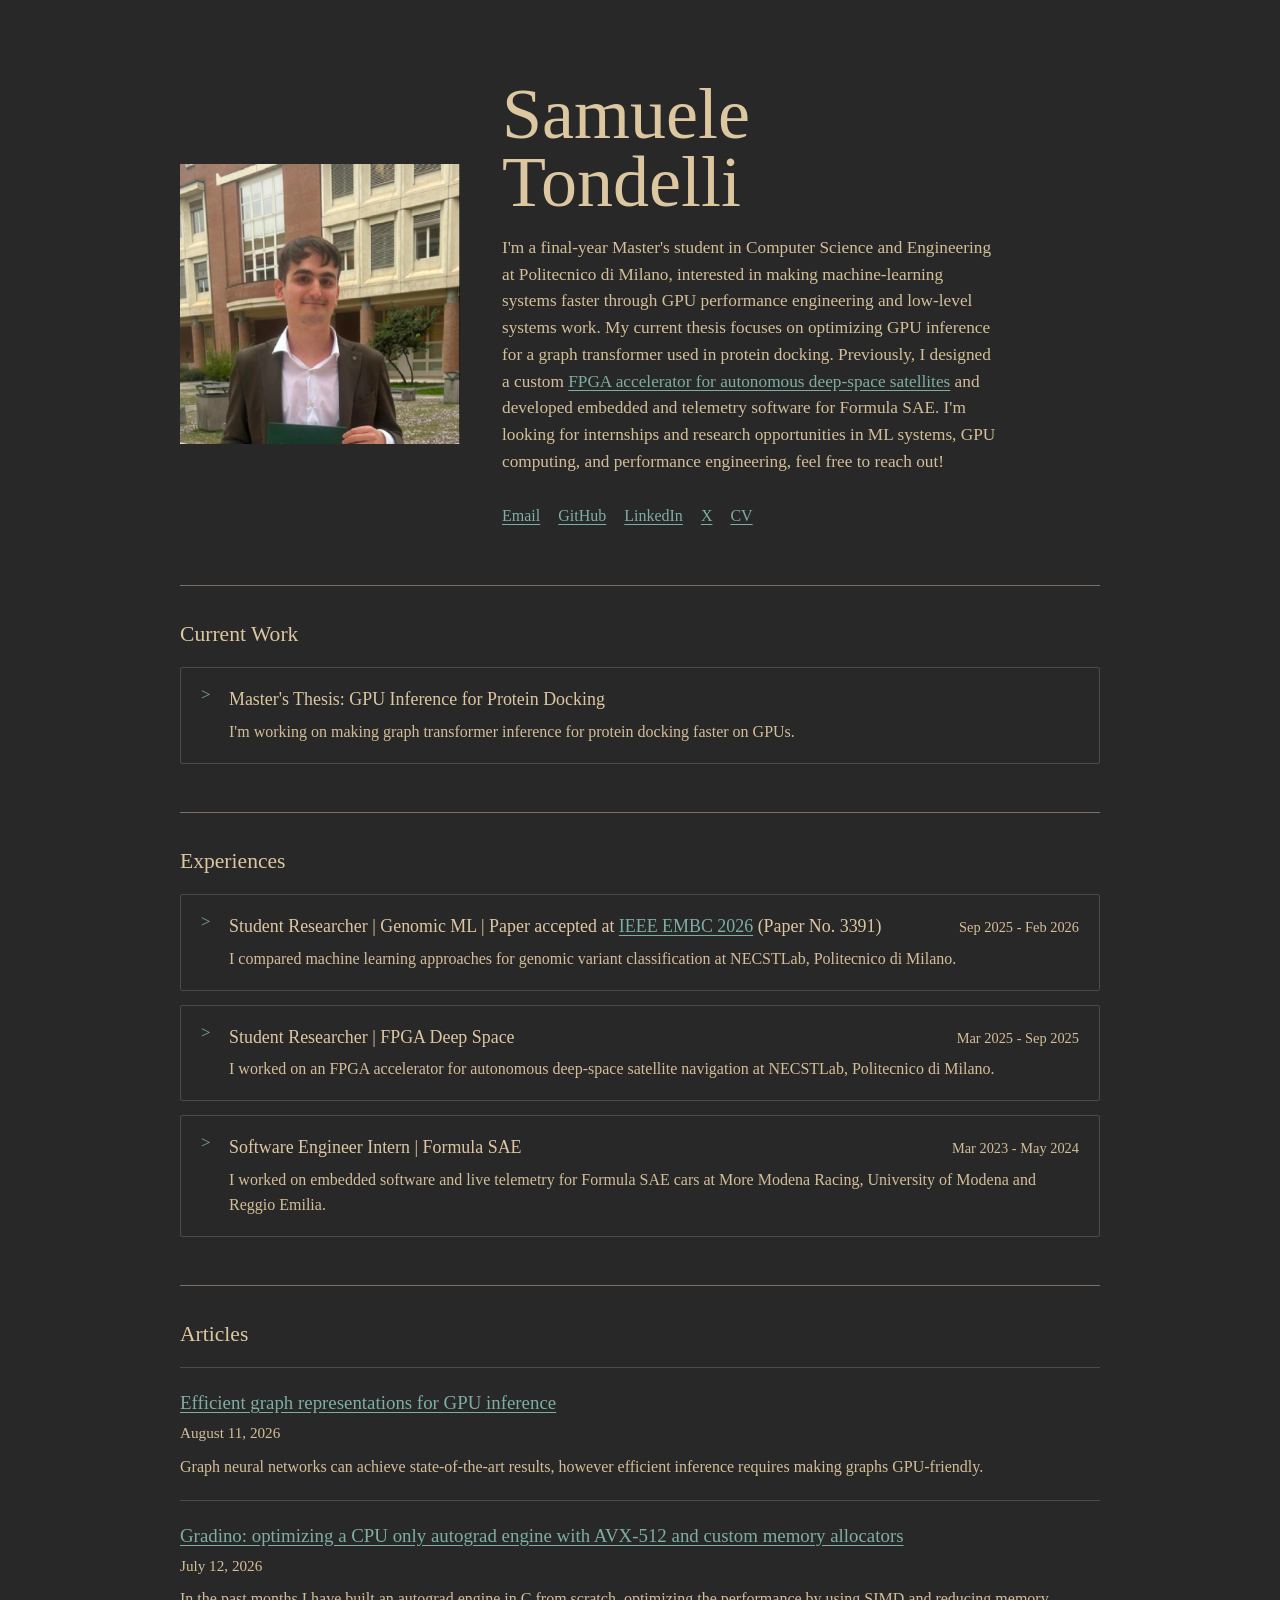
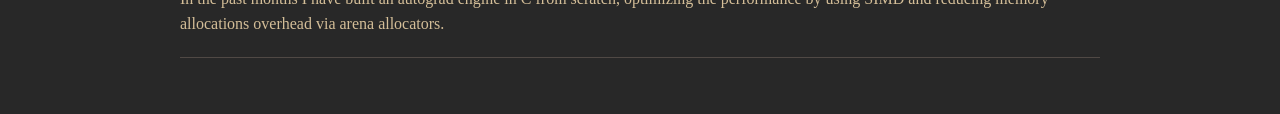
<file: index.html>
<!DOCTYPE html>
<html lang="en">
<head>
    <meta charset="UTF-8">
    <meta name="viewport" content="width=device-width, initial-scale=1.0">
    <title>Samuele Tondelli</title>
    <link rel="stylesheet" href="styles/base.css">
</head>
<body>
    <main class="page">
        <section class="layout layout--intro" aria-labelledby="page-title">
            <img class="media media--square" src="media/pfp.jpg" alt="A piece of tuna nigiri sushi">

            <div class="prose">
                <h1 class="title title--page" id="page-title">Samuele Tondelli</h1>
                <p>
                    I'm a final-year Master's student in Computer Science and Engineering at Politecnico di Milano, interested in making machine-learning systems faster through GPU performance engineering and low-level systems work. My current thesis focuses on optimizing GPU inference for a graph transformer used in protein docking. Previously, I designed a custom <a href="https://github.com/leonardobertolani/deepspaceexploration">FPGA accelerator for autonomous deep-space satellites</a> and developed embedded and telemetry software for Formula SAE. I'm looking for internships and research opportunities in ML systems, GPU computing, and performance engineering, feel free to reach out!
                </p>

                <nav class="link-list" aria-label="Contact links">
                    <a href="mailto:tondellisamuele1@gmail.com">Email</a>
                    <a href="https://github.com/SamueleTondelli" rel="me">GitHub</a>
                    <a href="https://www.linkedin.com/in/samuele-tondelli-681691356/" rel="me">LinkedIn</a>
                    <a href="https://x.com/thonnoh" rel="me">X</a>
                    <a href="media/CV.pdf">CV</a>
                </nav>
            </div>
        </section>

        <section class="section section--divided" aria-labelledby="current-work-title">
            <h2 class="title title--section" id="current-work-title">Current Work</h2>
            <div class="experience-list">
                <details class="experience-card">
                    <summary class="experience-summary">
                        <span class="experience-heading">
                            <span class="experience-title">Master's Thesis: GPU Inference for Protein Docking</span>
                            <span class="experience-duration"></span>
                        </span>
                        <span class="experience-description">I'm working on making graph transformer inference for protein docking faster on GPUs.</span>
                    </summary>
                    <div class="experience-details">
                        <p>
                            For my thesis at Politecnico di Milano I'm optimizing a <a href="https://pubs.acs.org/doi/abs/10.1021/acs.jmedchem.2c00991">graph transformer for protein docking</a>, with LibTorch C++ and TensorRT backends running on an NVIDIA A100.
                            Profiling with Nsight Systems showed that host-device synchronization was a bottleneck, which I removed to bring the forward pass from 63 ms to 12 ms.
                            I also fused the full graph attention in Triton using sparse CSC indices, reducing its latency from 190 &micro;s to 46 &micro;s compared to PyTorch. This is still in active development!
                        </p>
                    </div>
                </details>
            </div>
        </section>

        <section class="section section--divided" aria-labelledby="experiences-title">
            <h2 class="title title--section" id="experiences-title">Experiences</h2>
            <div class="experience-list">
                <details class="experience-card">
                    <summary class="experience-summary">
                        <span class="experience-heading">
                            <span class="experience-title">Student Researcher | Genomic ML | Paper accepted at <a href="https://embc.embs.org/2026/">IEEE EMBC 2026</a> (Paper No. 3391)</span>
                            <span class="experience-duration">Sep 2025 - Feb 2026</span>
                        </span>
                        <span class="experience-description">I compared machine learning approaches for genomic variant classification at NECSTLab, Politecnico di Milano.</span>
                    </summary>
                    <div class="experience-details">
                        <p>
                            At NECSTLab I benchmarked MLPs, XGBoost, logistic regression and random forests across 144 genomic datasets to compare how they classify single nucleotide variants.
                            I also reduced training time from 24 s to 2.6 s and peak RAM from 2.28 GB to 0.30 GB, with minimal impact on test performance.
                            For variants of uncertain significance, 72 models trained without those variants showed 90% average pairwise agreement on pathogenicity predictions.
                            This work led to a paper accepted at <a href="https://embc.embs.org/2026/">IEEE EMBC 2026</a>.
                        </p>
                    </div>
                </details>

                <details class="experience-card">
                    <summary class="experience-summary">
                        <span class="experience-heading">
                            <span class="experience-title">Student Researcher | FPGA Deep Space</span>
                            <span class="experience-duration">Mar 2025 - Sep 2025</span>
                        </span>
                        <span class="experience-description">I worked on an FPGA accelerator for autonomous deep-space satellite navigation at NECSTLab, Politecnico di Milano.</span>
                    </summary>
                    <div class="experience-details">
                        <p>
                            At NECSTLab I worked on accelerating ECOS, a library used for autonomous navigation of deep-space satellites.
                            I focused on the sparse matrix computations, building SpMV and LDL<sup>T</sup> kernels with Vitis HLS and Vivado, then deploying them on a Kria KD240 with a Linux driver written in C.
                            The accelerator achieved a 2&times; speedup over software, and we entered the project in the 2025 AMD Open Hardware competition.
                        </p>
                    </div>
                </details>

                <details class="experience-card">
                    <summary class="experience-summary">
                        <span class="experience-heading">
                            <span class="experience-title">Software Engineer Intern | Formula SAE</span>
                            <span class="experience-duration">Mar 2023 - May 2024</span>
                        </span>
                        <span class="experience-description">I worked on embedded software and live telemetry for Formula SAE cars at More Modena Racing, University of Modena and Reggio Emilia.</span>
                    </summary>
                    <div class="experience-details">
                        <p>
                            At More Modena Racing I co-led a team of four working on software for combustion and hybrid Formula SAE cars.
                            I built a wireless telemetry system using a Raspberry Pi 5 and Grafana, which let us monitor the car live at 1 Mbps over 500 m.
                            I also wrote the dashboard software on an STM32 controller, reading data from the car's CAN bus.
                        </p>
                    </div>
                </details>
            </div>
        </section>

        <section class="section section--divided" aria-labelledby="articles-title">
            <h2 class="title title--section" id="articles-title">Articles</h2>
            <ol class="content-list">
                <li class="content-item">
                    <a class="content-title" href="articles/graphs-on-gpus.html">Efficient graph representations for GPU inference</a>
                    <time class="content-date" datetime="2026-06-28">August 11, 2026</time>
                    <p class="content-description">
                        Graph neural networks can achieve state-of-the-art results, however efficient inference requires making graphs GPU-friendly.
                    </p>
                </li>
                <li class="content-item">
                    <a class="content-title" href="articles/gradino.html">Gradino: optimizing a CPU only autograd engine with AVX-512 and custom memory allocators</a>
                    <time class="content-date" datetime="2026-06-28">July 12, 2026</time>
                    <p class="content-description">
                        In the past months I have built an autograd engine in C from scratch, optimizing the performance by using SIMD and reducing memory allocations overhead via arena allocators.
                    </p>
                </li>
            </ol>
        </section>
    </main>
</body>
</html>
</file>
<file: styles/base.css>
@import url("themes/gruvbox-contrast.css");

* {
    box-sizing: border-box;
}

::selection {
    background: var(--selection-background);
    color: var(--selection-text);
}

body {
    margin: 0;
    min-height: 100vh;
    background: var(--background);
    color: var(--text);
    font-family: Georgia, "Times New Roman", serif;
    line-height: 1.55;
}

a {
    color: var(--accent);
    text-underline-offset: 0.18em;
    transition: color 160ms ease;
}

a:hover,
a:focus-visible {
    color: var(--accent-hover);
}

.page {
    width: min(920px, calc(100% - 40px));
    margin: 0 auto;
    padding: 80px 0 56px;
}

.page--article {
    width: min(760px, calc(100% - 40px));
}

.layout {
    display: grid;
    gap: 42px;
}

.layout--intro {
    grid-template-columns: minmax(180px, 280px) minmax(0, 1fr);
    align-items: center;
    margin-bottom: 56px;
}

.media {
    display: block;
    width: 100%;
    object-fit: contain;
}

.media--square {
    aspect-ratio: 1 / 1;
}

.prose {
    max-width: 62ch;
}

.prose p,
.article-body p {
    margin: 0;
    color: var(--muted);
    font-size: 1.08rem;
}

.prose p + p,
.article-body p + p {
    margin-top: 18px;
}

.title {
    margin: 0;
    font-weight: 500;
    letter-spacing: 0;
}

.title--page {
    margin-bottom: 18px;
    font-size: clamp(2.25rem, 6vw, 4.5rem);
    line-height: 0.95;
}

.title--section {
    margin-bottom: 16px;
    font-size: 1.35rem;
}

.title--article {
    margin-bottom: 8px;
    font-size: clamp(1.8rem, 4vw, 2.8rem);
    line-height: 1.08;
}

.link-list {
    display: flex;
    flex-wrap: wrap;
    gap: 12px 18px;
    margin-top: 28px;
}

.section--divided {
    border-top: 1px solid var(--line);
    padding-top: 32px;
}

.section--divided + .section--divided {
    margin-top: 48px;
}

.experience-list {
    display: grid;
    gap: 14px;
}

.experience-card {
    border: 1px solid var(--line-soft);
    border-radius: 2px;
    transition: border-color 160ms ease, background-color 160ms ease;
}

.experience-card:hover,
.experience-card:focus-within,
.experience-card[open] {
    border-color: var(--line);
    background: var(--code-background);
}

.experience-summary {
    position: relative;
    display: block;
    padding: 18px 20px 18px 48px;
    cursor: pointer;
    list-style: none;
}

.experience-summary::-webkit-details-marker {
    display: none;
}

.experience-summary::before {
    content: ">";
    position: absolute;
    top: 19px;
    left: 20px;
    color: var(--accent);
    font-size: 1.05rem;
    line-height: 1;
    transform-origin: center;
    transition: transform 160ms ease;
}

.experience-card[open] .experience-summary::before {
    transform: rotate(90deg);
}

.experience-summary:focus-visible {
    outline: 2px solid var(--accent);
    outline-offset: 3px;
}

.experience-heading {
    display: flex;
    align-items: baseline;
    justify-content: space-between;
    gap: 16px;
}

.experience-title {
    color: var(--text);
    font-size: 1.12rem;
}

.experience-duration {
    flex: 0 0 auto;
    color: var(--muted);
    font-size: 0.9rem;
}

.experience-description {
    display: block;
    margin-top: 6px;
    color: var(--muted);
}

.experience-details {
    margin: 0 20px;
    padding: 14px 0 18px;
    border-top: 1px solid var(--line-soft);
}

.experience-details p,
.experience-details ul {
    margin: 0;
    color: var(--muted);
}

.experience-details ul {
    padding-left: 1.2rem;
}

.experience-details li + li {
    margin-top: 6px;
}

.content-list {
    list-style: none;
    margin: 0;
    padding: 0;
    border-top: 1px solid var(--line-soft);
}

.content-item {
    padding: 20px 0;
    border-bottom: 1px solid var(--line-soft);
}

.content-title {
    display: inline-block;
    font-size: 1.18rem;
}

.content-date,
.article-date {
    display: block;
    margin-top: 4px;
    color: var(--muted);
    font-size: 0.95rem;
}

.content-description {
    margin: 10px 0 0;
    color: var(--muted);
}

.article-header {
    margin-bottom: 40px;
}

.article-nav {
    margin-bottom: 40px;
}

.article-body h2,
.article-body h3 {
    margin: 34px 0 12px;
    color: var(--heading-accent);
    font-weight: 500;
    letter-spacing: 0;
}

.article-body h2 {
    font-size: 1.55rem;
}

.article-body h3 {
    font-size: 1.2rem;
}

.article-body ul,
.article-body ol {
    margin: 16px 0 0;
    padding-left: 1.4rem;
    color: var(--muted);
    font-size: 1.08rem;
}

.article-body li + li {
    margin-top: 8px;
}

.article-figure {
    margin: 24px 0;
}

.article-figure figcaption {
    margin-top: 8px;
    color: var(--muted);
    font-size: 0.9rem;
    text-align: center;
}

mjx-container[display="true"] {
    overflow-x: auto;
    overflow-y: hidden;
    padding: 4px 0;
}

.article-body code {
    border: 1px solid var(--code-border);
    border-radius: 4px;
    background: var(--code-background);
    color: var(--code-text);
    font-family: "SFMono-Regular", Consolas, "Liberation Mono", Menlo, monospace;
    font-size: 0.92em;
}

.article-body :not(pre) > code {
    padding: 0.12em 0.32em;
}

.article-body pre {
    overflow-x: auto;
    margin: 18px 0 0;
    padding: 18px 20px;
    border: 1px solid var(--code-border);
    border-radius: 6px;
    background: var(--code-background);
    color: var(--code-text);
    line-height: 1.5;
}

.article-body pre code {
    display: block;
    padding: 0;
    border: 0;
    background: transparent;
    color: inherit;
    font-size: 0.92rem;
    white-space: pre;
}

.article-body .hljs {
    background: transparent;
    color: var(--code-text);
}

.hljs-comment,
.hljs-quote {
    color: var(--syntax-comment);
    font-style: italic;
}

.hljs-keyword,
.hljs-selector-tag,
.hljs-subst {
    color: var(--syntax-keyword);
}

.hljs-type,
.hljs-class .hljs-title,
.hljs-built_in {
    color: var(--syntax-type);
}

.hljs-title,
.hljs-function .hljs-title {
    color: var(--syntax-function);
}

.hljs-string,
.hljs-regexp,
.hljs-symbol {
    color: var(--syntax-string);
}

.hljs-number,
.hljs-literal {
    color: var(--syntax-number);
}

.hljs-attr,
.hljs-attribute,
.hljs-variable,
.hljs-template-variable {
    color: var(--syntax-variable);
}

.hljs-meta,
.hljs-doctag {
    color: var(--syntax-meta);
}

.hljs-deletion {
    color: var(--syntax-error);
}

.hljs-addition {
    color: var(--syntax-string);
}

@media (max-width: 680px) {
    .page,
    .page--article {
        width: min(100% - 28px, 560px);
        padding-top: 42px;
    }

    .layout {
        gap: 24px;
    }

    .layout--intro {
        grid-template-columns: 1fr;
        margin-bottom: 44px;
    }

    .media--square {
        width: min(72vw, 260px);
    }

    .experience-heading {
        display: block;
    }

    .experience-duration {
        display: block;
        margin-top: 2px;
    }
}
</file>
